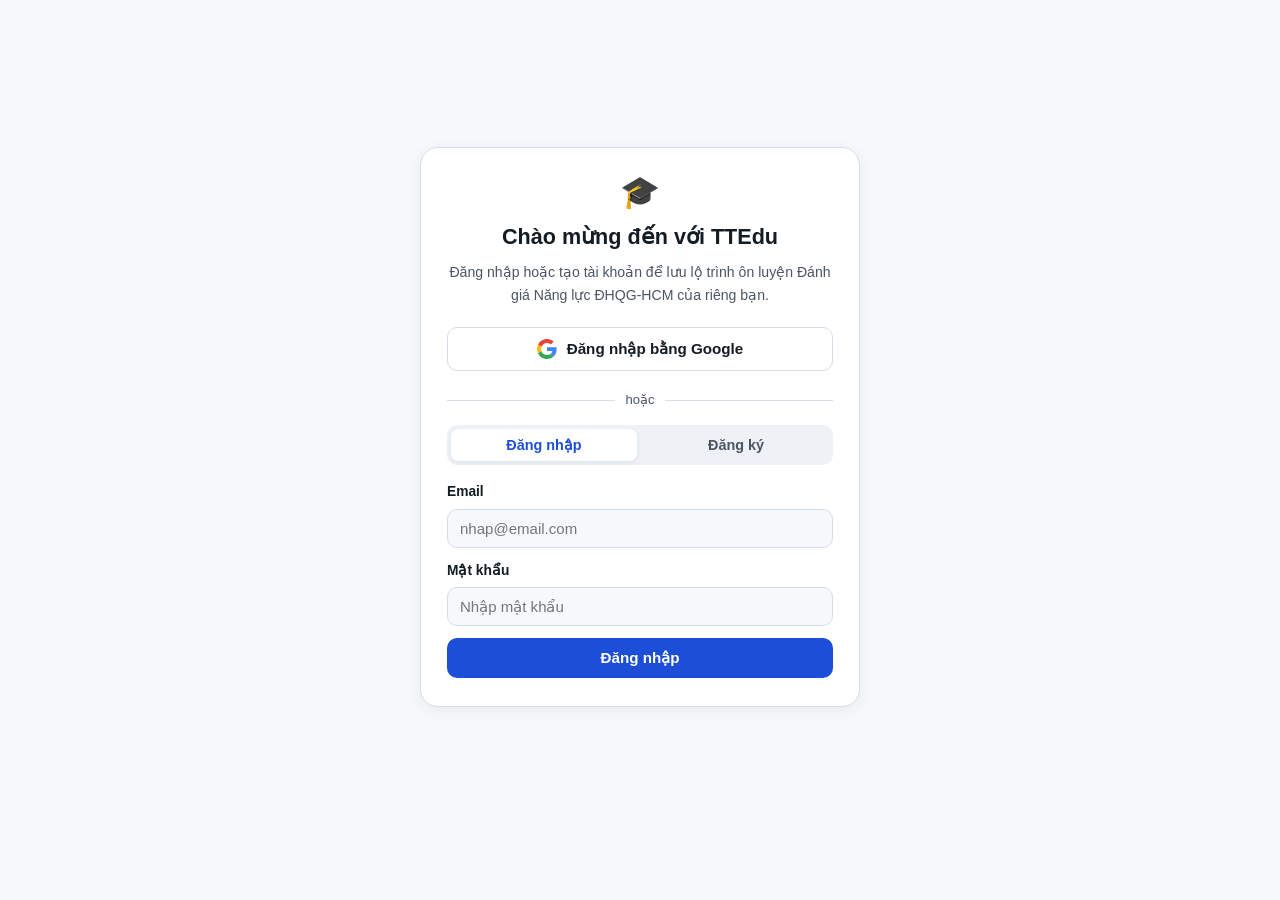
<file: index.html>
<!DOCTYPE html>
<html lang="vi" data-theme="light" data-font-scale="1" data-spacing="normal">
<head>
  <meta charset="UTF-8" />
  <meta name="viewport" content="width=device-width, initial-scale=1.0" />
  <title>TTEdu — Ôn luyện Đánh giá Năng lực ĐHQG-HCM</title>
  <link rel="stylesheet" href="styles.css?v=44" />
</head>
<body>
  <a href="#main-content" class="skip-link">Chuyển đến nội dung chính</a>

  <!-- Thanh công cụ Trợ năng (Accessibility Bar) -->
  <div id="a11y-bar" class="a11y-bar hidden" role="region" aria-label="Công cụ hỗ trợ tiếp cận">
    <div class="a11y-inner">
      <div class="a11y-group">
        <button type="button" class="a11y-btn mobile-menu-btn" id="mobile-menu-toggle" aria-label="Mở menu điều hướng" aria-expanded="false">
          ☰ Menu
        </button>
        <span class="a11y-label">Trợ năng:</span>
        <div class="btn-group font-stepper" role="group" aria-label="Điều chỉnh cỡ chữ">
          <button type="button" class="a11y-btn" id="font-dec" aria-label="Giảm cỡ chữ" title="Giảm cỡ chữ">−</button>
          <button type="button" class="a11y-btn font-percent-btn" id="font-reset" aria-label="Đặt lại cỡ chữ 100%" title="Bấm để đặt lại 100%">100%</button>
          <button type="button" class="a11y-btn" id="font-inc" aria-label="Tăng cỡ chữ" title="Tăng cỡ chữ">+</button>
        </div>
        <div class="btn-group" role="group" aria-label="Chế độ màu sắc">
          <button type="button" class="a11y-btn active" data-theme-btn="light" aria-pressed="true">Sáng</button>
          <button type="button" class="a11y-btn" data-theme-btn="dark" aria-pressed="false">Tối</button>
          <button type="button" class="a11y-btn" data-theme-btn="contrast" aria-pressed="false">Tương phản cao</button>
        </div>
        <button type="button" class="a11y-btn" id="toggle-spacing" aria-pressed="false" title="Tăng giãn dòng giúp dễ đọc hơn">
          Giãn dòng
        </button>
      </div>
      <div class="topbar-right">
        <div class="a11y-status" id="a11y-live" aria-live="polite"></div>

        <!-- Nút Avatar tròn góc phải kiểu Facebook + Dropdown -->
        <div class="fb-user-menu" id="fb-user-menu">
          <button type="button" class="fb-avatar-trigger" id="fb-avatar-trigger" aria-haspopup="true" aria-expanded="false" title="Tài khoản của bạn">
            <div class="user-avatar fb-avatar-circle" id="user-avatar" aria-hidden="true">U</div>
            <span class="fb-avatar-caret" aria-hidden="true">⌄</span>
          </button>

          <div class="fb-dropdown hidden" id="fb-dropdown" role="menu">
            <!-- Thẻ hồ sơ nổi bên trong -->
            <div class="fb-profile-card">
              <div class="fb-profile-row" id="sidebar-user-box" role="menuitem" tabindex="0">
                <div class="user-avatar fb-drop-avatar" id="fb-drop-avatar" aria-hidden="true">U</div>
                <div class="fb-profile-meta">
                  <strong id="user-display-name">Người học</strong>
                  <span class="muted small" id="user-display-email">email@example.com</span>
                </div>
              </div>
              <button type="button" class="fb-see-profile-btn" id="btn-drop-open-profile">
                Hồ sơ học tập
              </button>
            </div>

            <!-- Các mục tài khoản gọn gàng (không trùng lặp menu trái) -->
            <div class="fb-menu-list">
              <button type="button" class="fb-menu-item fb-menu-logout" id="btn-logout" role="menuitem">
                <span class="fb-item-label">Đăng xuất</span>
              </button>
            </div>

            <div class="fb-dropdown-footer">
              TTEdu • ĐHQG-HCM • Chuẩn WCAG
            </div>
          </div>
        </div>
      </div>
    </div>
  </div>

  <!-- Màn hình Đăng nhập / Đăng ký (Bắt buộc trước khi dùng các tính năng) -->
  <section id="auth-gate" class="auth-gate" aria-labelledby="auth-heading">
    <div class="auth-card">
      <div class="auth-header">
        <span class="brand-icon" aria-hidden="true">🎓</span>
        <h2 id="auth-heading">Chào mừng đến với TTEdu</h2>
        <p class="muted small">Đăng nhập hoặc tạo tài khoản để lưu lộ trình ôn luyện Đánh giá Năng lực ĐHQG-HCM của riêng bạn.</p>
      </div>

      <!-- Nút đăng nhập / tạo tài khoản bằng Google (OAuth thật) -->
      <button type="button" class="btn-google" id="btn-google-open">
        <svg width="20" height="20" viewBox="0 0 48 48" aria-hidden="true">
          <path fill="#EA4335" d="M24 9.5c3.54 0 6.71 1.22 9.21 3.6l6.85-6.85C35.9 2.38 30.47 0 24 0 14.62 0 6.51 5.38 2.56 13.22l7.98 6.19C12.43 13.72 17.74 9.5 24 9.5z"/>
          <path fill="#4285F4" d="M46.98 24.55c0-1.57-.15-3.09-.38-4.55H24v9.02h12.94c-.58 2.96-2.26 5.48-4.78 7.18l7.73 6c4.51-4.18 7.09-10.36 7.09-17.65z"/>
          <path fill="#FBBC05" d="M10.53 28.59c-.48-1.45-.76-2.99-.76-4.59s.27-3.14.76-4.59l-7.98-6.19C.92 16.46 0 20.12 0 24c0 3.88.92 7.54 2.56 10.78l7.97-6.19z"/>
          <path fill="#34A853" d="M24 48c6.48 0 11.93-2.13 15.89-5.81l-7.73-6c-2.15 1.45-4.92 2.3-8.16 2.3-6.26 0-11.57-4.22-13.47-9.91l-7.98 6.19C6.51 42.62 14.62 48 24 48z"/>
        </svg>
        <span>Đăng nhập bằng Google</span>
      </button>

      <div class="auth-divider"><span>hoặc</span></div>

      <!-- Tabs Đăng nhập / Đăng ký -->
      <div class="auth-tabs" role="tablist">
        <button type="button" class="auth-tab active" id="tab-login" role="tab" aria-selected="true">Đăng nhập</button>
        <button type="button" class="auth-tab" id="tab-register" role="tab" aria-selected="false">Đăng ký</button>
      </div>

      <div id="auth-error" class="auth-error hidden" role="alert"></div>

      <!-- Form Đăng nhập -->
      <form id="login-form" class="auth-form" novalidate>
        <div class="auth-field">
          <label for="login-email">Email</label>
          <input type="text" id="login-email" placeholder="nhap@email.com" required />
        </div>
        <div class="auth-field">
          <label for="login-password">Mật khẩu</label>
          <input type="password" id="login-password" placeholder="Nhập mật khẩu" required />
        </div>
        <button type="submit" class="btn btn-primary full-width">Đăng nhập</button>
      </form>

      <!-- Form Đăng ký -->
      <form id="register-form" class="auth-form hidden" novalidate>
        <div class="auth-field">
          <label for="reg-name">Họ tên</label>
          <input type="text" id="reg-name" placeholder="Ví dụ: Trần Văn An" required />
        </div>
        <div class="auth-field">
          <label for="reg-email">Email</label>
          <input type="email" id="reg-email" placeholder="nhap@email.com" required />
        </div>
        <div class="auth-field">
          <label for="reg-password">Mật khẩu (tối thiểu 6 ký tự)</label>
          <input type="password" id="reg-password" placeholder="Tạo mật khẩu" required />
        </div>
        <button type="submit" class="btn btn-primary full-width">Tạo tài khoản</button>
      </form>
    </div>
  </section>

  <!-- Khung chính: Thanh Menu Góc Trái + Nội dung chính -->
  <div class="app-shell hidden" id="app-shell">
    <!-- THANH MENU GÓC TRÁI GỌN GÀNG -->
    <aside class="sidebar" id="sidebar" aria-label="Menu điều hướng chính">
      <div class="sidebar-brand">
        <span class="brand-icon" aria-hidden="true">🎓</span>
        <div>
          <h1 class="brand-title">TTEdu</h1>
          <p class="brand-subtitle">ĐGNL ĐHQG-HCM</p>
        </div>
      </div>

      <!-- Trình độ hiện tại dạng gọn -->
      <div class="sidebar-level-compact">
        <strong id="header-level-badge" class="level-badge level-beginner">Cơ bản (600–750đ)</strong>
        <button type="button" class="link-btn" id="btn-sidebar-change-level">Đổi trình độ</button>
      </div>

      <nav class="sidebar-nav" aria-label="Danh mục chức năng">
        <button type="button" class="sidebar-btn active" data-view="generator">
          <span>Lý thuyết</span>
        </button>
        <button type="button" class="sidebar-btn" data-view="practice">
          <span>Luyện tập</span>
        </button>
        <button type="button" class="sidebar-btn" data-view="mock">
          <span>Thi thử</span>
        </button>
        <button type="button" class="sidebar-btn" data-view="diagnostic">
          <span>Đánh giá</span>
        </button>
        <button type="button" class="sidebar-btn" data-view="sources">
          <span>Nguồn uy tín</span>
        </button>
        <button type="button" class="sidebar-btn sidebar-admin-btn hidden" id="nav-admin-btn" data-view="admin">
          <span>Quản trị</span>
        </button>
      </nav>
    </aside>

    <!-- NỘI DUNG CHÍNH -->
    <main id="main-content" class="main-content">
      <!-- =====================================================
           VIEW 1: TẠO BÀI GIẢNG
           ===================================================== -->
      <section id="view-generator" class="view-section active" aria-labelledby="gen-heading">
        <div class="hero-card">
          <div>
            <h2 id="gen-heading">Lý thuyết ĐGNL ĐHQG-HCM (V-ACT)</h2>
            <p class="muted">
              Hệ thống lý thuyết đầy đủ, chi tiết cho cả 4 phần thi V-ACT, tự động điều chỉnh độ sâu theo trình độ của bạn.
            </p>
          </div>
          <button type="button" class="btn btn-secondary" id="btn-open-diagnostic">
            Đánh giá trình độ
          </button>
        </div>

        <!-- 4 phần tương ứng với 4 phần trong ĐGNL V-ACT -->
        <div class="theory-tabs" role="tablist" aria-label="4 phần lý thuyết ĐGNL V-ACT">
          <button type="button" class="theory-tab active" data-theory-subj="lang-vi" role="tab" aria-selected="true">
            <strong>Phần 1.1: Tiếng Việt</strong>
            <span>30 câu • Ngữ pháp, Tu từ, Đọc hiểu</span>
          </button>
          <button type="button" class="theory-tab" data-theory-subj="lang-en" role="tab" aria-selected="false">
            <strong>Phần 1.2: Tiếng Anh</strong>
            <span>30 câu • Ngữ pháp, Lỗi sai, Paraphrase</span>
          </button>
          <button type="button" class="theory-tab" data-theory-subj="math" role="tab" aria-selected="false">
            <strong>Phần 2: Toán học</strong>
            <span>30 câu • Giải tích, Xác suất, Oxyz</span>
          </button>
          <button type="button" class="theory-tab" data-theory-subj="science" role="tab" aria-selected="false">
            <strong>Phần 3: Tư duy Khoa học</strong>
            <span>30 câu • Logic, Số liệu, Khoa học</span>
          </button>
        </div>

        <!-- Bảng điều khiển tạo bài giảng -->
        <form id="generator-form" class="control-panel" aria-label="Tùy chỉnh bài giảng ĐGNL">
          <div class="form-grid">
            <div class="form-field">
              <label for="subject-select">Phân môn</label>
              <select id="subject-select" name="subject"></select>
            </div>

            <div class="form-field">
              <label for="level-select">Trình độ</label>
              <select id="level-select" name="level">
                <option value="beginner">Cơ bản (600–750đ)</option>
                <option value="intermediate">Trung cấp (750–900đ)</option>
                <option value="advanced">Nâng cao (900–1100+đ)</option>
              </select>
            </div>

            <div class="form-field">
              <label for="goal-select">Trọng tâm</label>
              <select id="goal-select" name="goal">
                <option value="concept">Lý thuyết trọng tâm</option>
                <option value="practice">Luyện tập</option>
                <option value="exam">Chiến thuật phòng thi</option>
              </select>
            </div>
          </div>

          <div class="form-actions">
            <div class="source-filter-info">
              <span class="verified-dot" aria-hidden="true">✔</span>
              <span>Nguồn học thuật đã qua kiểm duyệt.</span>
            </div>
            <button type="submit" class="btn btn-primary" id="btn-generate">
              Cập nhật lý thuyết
            </button>
          </div>
        </form>

        <!-- Nội dung bài giảng -->
        <article class="card lecture-card" aria-labelledby="lecture-title">
          <div class="card-header">
            <div>
              <span class="tag" id="lecture-subject-tag">Chủ đề</span>
              <span class="level-badge" id="lecture-level-tag">Cơ bản</span>
              <span class="tag tag-goal" id="lecture-goal-tag">Lý thuyết trọng tâm</span>
            </div>
            <div class="lecture-meta" id="lecture-read-time">5 phút đọc</div>
          </div>

          <h2 id="lecture-title" class="lecture-title"></h2>
          <p id="lecture-summary" class="lecture-lead"></p>

          <div class="objectives-box">
            <h3>Mục tiêu bài học</h3>
            <ul id="lecture-objectives"></ul>
          </div>

          <div id="lecture-body" class="lecture-body"></div>

          <div class="callout-box">
            <h3>Ví dụ minh họa</h3>
            <p id="lecture-example"></p>
          </div>

          <div class="takeaway-box">
            <h3>Tóm tắt cốt lõi</h3>
            <p id="lecture-takeaway"></p>
          </div>

          <div class="sources-cited">
            <h3>Nguồn kiểm duyệt</h3>
            <div id="lecture-sources-list" class="source-chips"></div>
          </div>

          <div class="lecture-next-cta">
            <button type="button" class="btn btn-secondary" id="btn-mark-studied">
              Đánh dấu đã học
            </button>
            <button type="button" class="btn btn-primary" id="btn-go-practice">
              Sang phần Luyện tập →
            </button>
          </div>
        </article>
      </section>

      <!-- =====================================================
           VIEW 2: LUYỆN TẬP & LỜI GIẢI CHI TIẾT
           ===================================================== -->
      <section id="view-practice" class="view-section hidden" aria-labelledby="practice-heading">
        <div class="hero-card">
          <div>
            <h2 id="practice-heading">Luyện tập</h2>
            <p class="muted">
              Bài tập kèm lời giải từng bước và gợi ý điều chỉnh trình độ sau khi chấm điểm.
            </p>
          </div>
          <span class="score-pill" id="quiz-progress">0 / 3 câu</span>
        </div>

        <div class="control-panel">
          <div class="form-grid">
            <div class="form-field">
              <label for="practice-subject-select">Phân môn</label>
              <select id="practice-subject-select"></select>
            </div>
            <div class="form-field">
              <label for="practice-level-select">Trình độ</label>
              <select id="practice-level-select">
                <option value="beginner">Cơ bản (600–750đ)</option>
                <option value="intermediate">Trung cấp (750–900đ)</option>
                <option value="advanced">Nâng cao (900–1100+đ)</option>
              </select>
            </div>
          </div>
        </div>

        <div class="card">
          <div id="quiz-container" class="quiz-list"></div>

          <div class="quiz-actions">
            <button type="button" class="btn btn-primary" id="btn-submit-quiz">
              Chấm điểm
            </button>
            <button type="button" class="btn btn-secondary hidden" id="btn-retry-quiz">
              Làm lại
            </button>
          </div>

          <div id="adaptive-feedback" class="adaptive-feedback hidden" role="status" aria-live="polite"></div>
        </div>
      </section>

      <!-- =====================================================
           VIEW 2B: THI THỬ ĐGNL ĐHQG-HCM 2026 (BẤM GIỜ)
           ===================================================== -->
      <section id="view-mock" class="view-section hidden" aria-labelledby="mock-heading">
        <div class="hero-card" id="mock-intro-card">
          <div>
            <h2 id="mock-heading">Thi thử ĐGNL ĐHQG-HCM</h2>
            <p class="muted">
              Mô phỏng phòng thi chuẩn ĐHQG-HCM: đủ <strong>120 câu trắc nghiệm</strong> trong <strong>150 phút</strong> (30 Tiếng Việt, 30 Tiếng Anh, 30 Toán học, 30 Tư duy Khoa học) kèm chấm điểm thang 1.200 và lời giải chi tiết.
            </p>
          </div>
          <button type="button" class="btn btn-primary" id="btn-start-mock">
            Bắt đầu thi thử (150 phút)
          </button>
        </div>

        <!-- Thanh trạng thái phòng thi (chỉ hiện khi đang làm bài) -->
        <div class="mock-sticky-bar hidden" id="mock-sticky-bar">
          <div class="mock-timer-wrap">
            <span>Thời gian còn lại:</span>
            <strong id="mock-timer" class="mock-timer">150:00</strong>
          </div>
          <div class="mock-status-right">
            <span class="score-pill" id="mock-answered-count">Đã làm: 0 / 120</span>
            <button type="button" class="btn btn-primary btn-sm" id="btn-submit-mock">Nộp bài</button>
            <button type="button" class="btn btn-secondary btn-sm hidden" id="btn-restart-mock">Thi lại</button>
          </div>
        </div>

        <!-- Kết quả thi thử (quy đổi thang 1.200 điểm) -->
        <div id="mock-result-box" class="result-hero hidden" role="status" aria-live="polite"></div>

        <!-- Nội dung đề thi thử -->
        <div id="mock-exam-body" class="diag-sections-wrap hidden"></div>
      </section>

      <!-- =====================================================
           VIEW 3: ĐÁNH GIÁ TRÌNH ĐỘ (TỰ CHỌN HOẶC TEST 20 CÂU)
           ===================================================== -->
      <section id="view-diagnostic" class="view-section hidden" aria-labelledby="diag-heading">
        <div class="hero-card">
          <div>
            <h2 id="diag-heading">Đánh giá trình độ</h2>
            <p class="muted">
              Tự chọn trình độ hoặc làm bài kiểm tra 20 câu (Tiếng Việt, Tiếng Anh, Toán, Tư duy Logic) để hệ thống xác định giúp bạn.
            </p>
          </div>
        </div>

        <!-- Chọn 1 trong 2 phương thức -->
        <div class="mode-cards" role="tablist" aria-label="Chọn cách xác định trình độ">
          <button type="button" class="mode-card active" id="mode-btn-self" role="tab" aria-selected="true">
            <div>
              <strong>Cách 1: Tự chọn trình độ</strong>
              <p>Chọn nhanh Cơ bản, Trung cấp hoặc Nâng cao.</p>
            </div>
          </button>

          <button type="button" class="mode-card" id="mode-btn-test" role="tab" aria-selected="false">
            <div>
              <strong>Cách 2: Bài kiểm tra 20 câu</strong>
              <p>Gồm 4 phần (mỗi phần 5 câu) để đo chính xác năng lực hiện tại.</p>
            </div>
          </button>
        </div>

        <!-- PANEL A: TỰ CHỌN TRÌNH ĐỘ -->
        <div id="panel-self-select" class="card">
          <h3>Chọn trình độ của bạn</h3>
          <p class="muted small" style="margin-bottom:16px;">Bài giảng và bài tập sẽ tự động cập nhật theo lựa chọn này.</p>

          <div class="level-cards" role="radiogroup" aria-label="Tự chọn trình độ">
            <button type="button" class="level-card active" data-level-card="beginner" role="radio" aria-checked="true">
              <div class="level-card-top">
                <strong>Cơ bản</strong>
                <span class="level-badge level-beginner">600–750đ</span>
              </div>
              <p>Nắm chắc kiến thức nền và lời giải từng bước.</p>
            </button>

            <button type="button" class="level-card" data-level-card="intermediate" role="radio" aria-checked="false">
              <div class="level-card-top">
                <strong>Trung cấp</strong>
                <span class="level-badge level-intermediate">750–900đ</span>
              </div>
              <p>Luyện chuẩn cấu trúc đề và tăng tốc độ xử lý.</p>
            </button>

            <button type="button" class="level-card" data-level-card="advanced" role="radio" aria-checked="false">
              <div class="level-card-top">
                <strong>Nâng cao</strong>
                <span class="level-badge level-advanced">900–1100+đ</span>
              </div>
              <p>Câu phân loại vận dụng cao và chiến thuật chống bẫy.</p>
            </button>
          </div>

          <div id="self-select-confirm" class="adaptive-feedback" style="margin-top:20px;">
            <h3>Trình độ hiện tại: <span id="self-selected-label">Cơ bản (600–750đ)</span></h3>
            <p>Bài giảng và bài tập đã được đồng bộ theo trình độ này.</p>
            <button type="button" class="btn btn-primary" id="btn-self-go-study">Vào học ngay →</button>
          </div>
        </div>

        <!-- PANEL B: BÀI KIỂM TRA 20 CÂU (4 PHẦN x 5 CÂU) -->
        <div id="panel-guided-test" class="card hidden">
          <div class="card-header">
            <div>
              <h3 style="margin:0;">Bài kiểm tra đánh giá (20 câu)</h3>
              <p class="muted small">Tiếng Việt (5), Tiếng Anh (5), Toán học (5), Tư duy Logic (5).</p>
            </div>
            <span class="score-pill" id="diag-progress">Đã làm: 0 / 20 câu</span>
          </div>

          <!-- Kết quả & Trình độ hiện nổi bật sau khi nộp -->
          <div id="diag-result" class="result-hero hidden" role="status" aria-live="polite"></div>

          <form id="diagnostic-form" class="diag-sections-wrap"></form>

          <div class="diag-actions">
            <button type="button" class="btn btn-primary" id="btn-submit-diag">
              Nộp bài &amp; Xem kết quả
            </button>
            <button type="button" class="btn btn-secondary hidden" id="btn-retry-diag">
              Làm lại bài kiểm tra
            </button>
          </div>
        </div>
      </section>

      <!-- =====================================================
           VIEW 4: KHO NGUỒN UY TÍN ĐƯỢC KIỂM DUYỆT
           ===================================================== -->
      <section id="view-sources" class="view-section hidden" aria-labelledby="sources-heading">
        <div class="card">
          <h2 id="sources-heading">Nguồn học thuật kiểm duyệt</h2>
          <p class="muted">
            Bài giảng và bài tập được tổng hợp, đối chiếu từ các tổ chức giáo dục và tài liệu chuẩn dưới đây.
          </p>
          <div id="all-sources-grid" class="sources-grid"></div>
        </div>
      </section>

      <!-- =====================================================
           VIEW 5: HỒ SƠ NGƯỜI HỌC (AVATAR, TÊN, GMAIL, NỘI DUNG ĐÃ HỌC)
           ===================================================== -->
      <section id="view-profile" class="view-section hidden" aria-labelledby="profile-heading">
        <!-- Thẻ thông tin cá nhân -->
        <div class="card profile-hero">
          <div class="profile-identity">
            <div class="profile-avatar-wrap">
              <div class="profile-avatar-lg" id="profile-avatar-lg" aria-hidden="true">U</div>
              <label class="avatar-upload-btn" for="avatar-file-input" title="Đổi ảnh đại diện">
                📷 Đổi ảnh
              </label>
              <input type="file" id="avatar-file-input" accept="image/*" class="hidden" />
            </div>

            <div class="profile-info">
              <div class="profile-name-row">
                <h2 id="profile-heading">Người học</h2>
                <span class="verified-badge" id="profile-provider-badge">✔ Tài khoản</span>
              </div>
              <p class="muted" id="profile-email-text">email@gmail.com</p>
              <div class="profile-badges-row">
                <span class="level-badge level-beginner" id="profile-level-badge">Cơ bản (600–750đ)</span>
                <span class="tag tag-goal" id="profile-target-badge">🎯 Mục tiêu: 900đ</span>
              </div>
            </div>
          </div>

          <div class="profile-edit-box">
            <div class="profile-edit-grid">
              <div class="auth-field">
                <label for="profile-edit-name">Tên hiển thị</label>
                <input type="text" id="profile-edit-name" placeholder="Nhập tên của bạn" />
              </div>
              <div class="auth-field">
                <label for="profile-edit-target">Mục tiêu điểm ĐGNL</label>
                <select id="profile-edit-target" class="profile-select">
                  <option value="750">750+ điểm (An toàn)</option>
                  <option value="850">850+ điểm (Khá giỏi)</option>
                  <option value="950">950+ điểm (Top đầu)</option>
                  <option value="1050">1050+ điểm (Xuất sắc)</option>
                </select>
              </div>
            </div>
            <button type="button" class="btn btn-primary btn-sm" id="btn-save-profile">💾 Lưu thông tin hồ sơ</button>
          </div>
        </div>

        <!-- 4 Thẻ thống kê nhanh -->
        <div class="stats-grid">
          <div class="stat-card">
            <span class="stat-label">📚 Bài giảng đã học</span>
            <strong class="stat-value" id="stat-lessons-count">0</strong>
          </div>
          <div class="stat-card">
            <span class="stat-label">📝 Bài tập đã hoàn thành</span>
            <strong class="stat-value" id="stat-quizzes-count">0</strong>
          </div>
          <div class="stat-card">
            <span class="stat-label">🎯 Điểm TB luyện tập</span>
            <strong class="stat-value" id="stat-avg-score">--%</strong>
          </div>
          <div class="stat-card">
            <span class="stat-label">🧭 Đánh giá 20 câu gần nhất</span>
            <strong class="stat-value" id="stat-diag-score">Chưa làm</strong>
          </div>
        </div>

        <!-- Tiến độ theo 4 phân môn -->
        <div class="card" style="margin-bottom:20px;">
          <h3 style="margin:0 0 14px 0;">📊 Tiến độ ôn luyện theo 4 phân môn ĐGNL</h3>
          <div id="profile-subject-progress" class="subject-progress-list"></div>
        </div>

        <!-- Danh sách nội dung đã học & lịch sử bài tập -->
        <div class="profile-history-grid">
          <div class="card">
            <h3 style="margin:0 0 12px 0;">📖 Nội dung bài giảng đã học</h3>
            <div id="profile-studied-list" class="history-list"></div>
          </div>

          <div class="card">
            <h3 style="margin:0 0 12px 0;">🏆 Lịch sử luyện tập gần đây</h3>
            <div id="profile-quiz-history" class="history-list"></div>
          </div>
        </div>
      </section>
      <!-- =====================================================
           VIEW 6: TRANG QUẢN TRỊ (CHỈ DÀNH CHO ADMIN)
           ===================================================== -->
      <section id="view-admin" class="view-section hidden" aria-labelledby="admin-heading">
        <div class="hero-card">
          <div>
            <h2 id="admin-heading">⚙️ Bảng điều khiển Quản trị viên (Admin)</h2>
            <p class="muted">
              Phân quyền cộng tác viên chỉnh sửa web, cập nhật nội dung bài giảng và bổ sung câu hỏi bài tập có lời giải chi tiết.
            </p>
          </div>
          <span class="level-badge level-advanced">👑 Quyền Admin</span>
        </div>

        <!-- 1. Quản lý Phân quyền Admin -->
        <div class="card" style="margin-bottom:20px;">
          <h3 style="margin:0 0 8px 0;">👥 Quản lý Phân quyền (Admin / Người học)</h3>
          <p class="muted small" style="margin-bottom:14px;">
            Thêm địa chỉ Gmail / Email của người khác để cấp quyền Admin cho phép họ chỉnh sửa bài giảng và thêm bài tập.
          </p>
          <form id="admin-add-role-form" class="admin-inline-form">
            <input type="email" id="admin-new-email" placeholder="Nhập Email / Gmail cần cấp quyền Admin..." required />
            <button type="submit" class="btn btn-primary">➕ Cấp quyền Admin</button>
          </form>
          <div id="admin-role-list" class="history-list" style="margin-top:14px;"></div>
        </div>

        <!-- 2. Chỉnh sửa Nội dung Bài giảng -->
        <div class="card" style="margin-bottom:20px;">
          <h3 style="margin:0 0 8px 0;">✏️ Chỉnh sửa Nội dung Bài giảng</h3>
          <p class="muted small" style="margin-bottom:14px;">
            Chọn phân môn và trình độ muốn sửa, chỉnh nội dung rồi bấm Lưu để cập nhật ngay cho người học.
          </p>
          <div class="form-grid">
            <div class="form-field">
              <label for="admin-edit-subject">Phân môn</label>
              <select id="admin-edit-subject"></select>
            </div>
            <div class="form-field">
              <label for="admin-edit-level">Trình độ</label>
              <select id="admin-edit-level">
                <option value="beginner">🌱 Cơ bản (600–750đ)</option>
                <option value="intermediate">📘 Trung cấp (750–900đ)</option>
                <option value="advanced">🔬 Nâng cao (900–1100+đ)</option>
              </select>
            </div>
          </div>

          <form id="admin-edit-lesson-form" class="auth-form">
            <div class="auth-field">
              <label for="admin-lesson-title">Tiêu đề bài giảng</label>
              <input type="text" id="admin-lesson-title" required />
            </div>
            <div class="auth-field">
              <label for="admin-lesson-summary">Tóm tắt mở đầu</label>
              <textarea id="admin-lesson-summary" rows="2" class="admin-textarea" required></textarea>
            </div>
            <div class="auth-field">
              <label for="admin-lesson-example">Ví dụ minh họa thực tế</label>
              <textarea id="admin-lesson-example" rows="2" class="admin-textarea" required></textarea>
            </div>
            <div class="auth-field">
              <label for="admin-lesson-takeaway">Tóm tắt cốt lõi</label>
              <textarea id="admin-lesson-takeaway" rows="2" class="admin-textarea" required></textarea>
            </div>
            <div style="display:flex; gap:10px; flex-wrap:wrap;">
              <button type="submit" class="btn btn-primary">💾 Lưu thay đổi bài giảng</button>
              <button type="button" class="btn btn-secondary" id="btn-admin-reset-lesson">↩️ Khôi phục mặc định</button>
            </div>
          </form>
        </div>

        <!-- 3. Thêm Câu hỏi Bài tập mới -->
        <div class="card">
          <h3 style="margin:0 0 8px 0;">➕ Thêm Câu hỏi Bài tập mới (Có lời giải)</h3>
          <p class="muted small" style="margin-bottom:14px;">
            Câu hỏi mới sẽ được thêm thẳng vào phân môn &amp; trình độ đang chọn phía trên.
          </p>
          <form id="admin-add-quiz-form" class="auth-form">
            <div class="auth-field">
              <label for="admin-q-text">Nội dung câu hỏi</label>
              <textarea id="admin-q-text" rows="2" class="admin-textarea" placeholder="Nhập đề câu hỏi..." required></textarea>
            </div>
            <div class="form-grid">
              <div class="auth-field">
                <label for="admin-q-opt0">Đáp án A</label>
                <input type="text" id="admin-q-opt0" required />
              </div>
              <div class="auth-field">
                <label for="admin-q-opt1">Đáp án B</label>
                <input type="text" id="admin-q-opt1" required />
              </div>
              <div class="auth-field">
                <label for="admin-q-opt2">Đáp án C</label>
                <input type="text" id="admin-q-opt2" required />
              </div>
              <div class="auth-field">
                <label for="admin-q-opt3">Đáp án D</label>
                <input type="text" id="admin-q-opt3" required />
              </div>
            </div>
            <div class="form-grid">
              <div class="auth-field">
                <label for="admin-q-answer">Đáp án đúng</label>
                <select id="admin-q-answer" class="profile-select">
                  <option value="0">Đáp án A</option>
                  <option value="1">Đáp án B</option>
                  <option value="2">Đáp án C</option>
                  <option value="3">Đáp án D</option>
                </select>
              </div>
              <div class="auth-field">
                <label for="admin-q-tip">Mẹo làm bài nhanh ĐGNL</label>
                <input type="text" id="admin-q-tip" placeholder="Ví dụ: Chú ý từ khóa..." required />
              </div>
            </div>
            <div class="auth-field">
              <label for="admin-q-steps">Lời giải chi tiết (mỗi bước 1 dòng)</label>
              <textarea id="admin-q-steps" rows="3" class="admin-textarea" placeholder="Bước 1: ...&#10;Bước 2: ..." required></textarea>
            </div>
            <button type="submit" class="btn btn-primary">➕ Thêm câu hỏi vào kho đề</button>
          </form>
        </div>
      </section>
    </main>
  </div>

  <!-- Hộp thoại Onboarding cho người mới đăng nhập -->
  <div id="onboarding-modal" class="modal-backdrop hidden" role="dialog" aria-modal="true" aria-labelledby="onb-title">
    <div class="modal-card">
      <!-- Bước 1: Hỏi đã biết hay chưa biết về ĐGNL -->
      <div id="onb-step-ask">
        <h2 id="onb-title" style="margin:0 0 8px 0;">Bạn đã biết về kỳ thi ĐGNL ĐHQG-HCM chưa?</h2>
        <p class="muted" style="margin-bottom:20px;">
          Chọn lựa chọn phù hợp để TTEdu chuẩn bị trải nghiệm tốt nhất cho bạn.
        </p>
        <div class="onb-choice-grid">
          <button type="button" class="mode-card" id="btn-onb-know">
            <div>
              <strong>Tôi đã biết</strong>
              <p>Bỏ qua phần giới thiệu và vào học ngay.</p>
            </div>
          </button>
          <button type="button" class="mode-card" id="btn-onb-new">
            <div>
              <strong>Tôi chưa biết</strong>
              <p>Xem nhanh những điều cần thiết về cấu trúc và cách tính điểm ĐGNL.</p>
            </div>
          </button>
        </div>
      </div>

      <!-- Bước 2: Những điều đáng chú ý / cần thiết trong ĐGNL -->
      <div id="onb-step-guide" class="hidden">
        <h2 style="margin:0 0 6px 0;">Những điều cần biết về ĐGNL ĐHQG-HCM</h2>
        <p class="muted small" style="margin-bottom:16px;">Tóm tắt nhanh cấu trúc chính thức của Trung tâm Khảo thí ĐHQG-HCM.</p>

        <div class="onb-guide-list">
          <div class="onb-guide-item">
            <strong>1. Quy mô &amp; Thời gian</strong>
            <p>Gồm <strong>120 câu trắc nghiệm</strong> làm trong <strong>150 phút</strong> (trung bình ~1,25 phút/câu), tổng điểm tối đa <strong>1.200 điểm</strong>.</p>
          </div>
          <div class="onb-guide-item">
            <strong>2. Cấu trúc 3 phần thi</strong>
            <p><strong>Sử dụng ngôn ngữ</strong> (30 câu Tiếng Việt + 30 câu Tiếng Anh), <strong>Toán học</strong> (30 câu), và <strong>Tư duy khoa học</strong> (30 câu Logic, Phân tích số liệu &amp; Suy luận).</p>
          </div>
          <div class="onb-guide-item">
            <strong>3. Cách tính điểm (IRT)</strong>
            <p>Mỗi câu có trọng số điểm khác nhau tùy độ khó — làm đúng câu khó được cộng nhiều điểm hơn. <strong>Không trừ điểm câu sai</strong>, nên tuyệt đối không bỏ trống đáp án.</p>
          </div>
          <div class="onb-guide-item">
            <strong>4. Lưu ý ôn luyện hiệu quả</strong>
            <ul>
              <li><strong>Ưu tiên tư duy hơn học thuộc:</strong> Đề ĐGNL ĐHQG-HCM thường cung cấp sẵn dữ kiện, đoạn trích hoặc bảng biểu ngay trong đề. Trọng tâm là kỹ năng đọc nhanh, lọc thông tin chính xác và suy luận logic.</li>
              <li><strong>Quản lý thời gian chặt chẽ:</strong> Trung bình chỉ có 1,25 phút/câu. Hãy làm lướt các câu dễ và sở trường trước (Tiếng Việt, Tiếng Anh hoặc Toán cơ bản), đánh dấu câu dài/khó để quay lại sau, tránh sa lầy quá 2 phút vào một câu.</li>
              <li><strong>Rèn kỹ năng đọc biểu đồ &amp; bài đọc dài:</strong> Phần Phân tích số liệu và Đọc hiểu chiếm nhiều câu liên tiếp từ cùng một ngữ liệu. Đọc câu hỏi trước rồi dò từ khóa trong bảng/đoạn văn sẽ tiết kiệm rất nhiều thời gian.</li>
              <li><strong>Không bỏ trống bất kỳ câu nào:</strong> Vì đề không trừ điểm câu sai, ở 5 phút cuối hãy kiểm tra phiếu trả lời và tô kín toàn bộ các câu còn trống bằng phương pháp loại trừ.</li>
              <li><strong>Tận dụng cả 2 đợt thi:</strong> Kỳ thi tổ chức 2 đợt trong năm và bạn được phép dùng kết quả cao nhất để xét tuyển vào hơn 100 trường đại học, cao đẳng.</li>
            </ul>
          </div>
        </div>

        <div class="onb-actions">
          <button type="button" class="btn btn-primary" id="btn-onb-go-diag">Đánh giá trình độ ngay</button>
          <button type="button" class="btn btn-secondary" id="btn-onb-start">Vào xem bài giảng</button>
        </div>
      </div>
    </div>
  </div>

  <script src="https://accounts.google.com/gsi/client" async defer></script>
  <script src="data.js?v=45"></script>
  <script src="mock_exam.js?v=45"></script>
  <script src="kscl_bank.js?v=45"></script>
  <script src="app.js?v=45"></script>
</body>
</html>
</file>
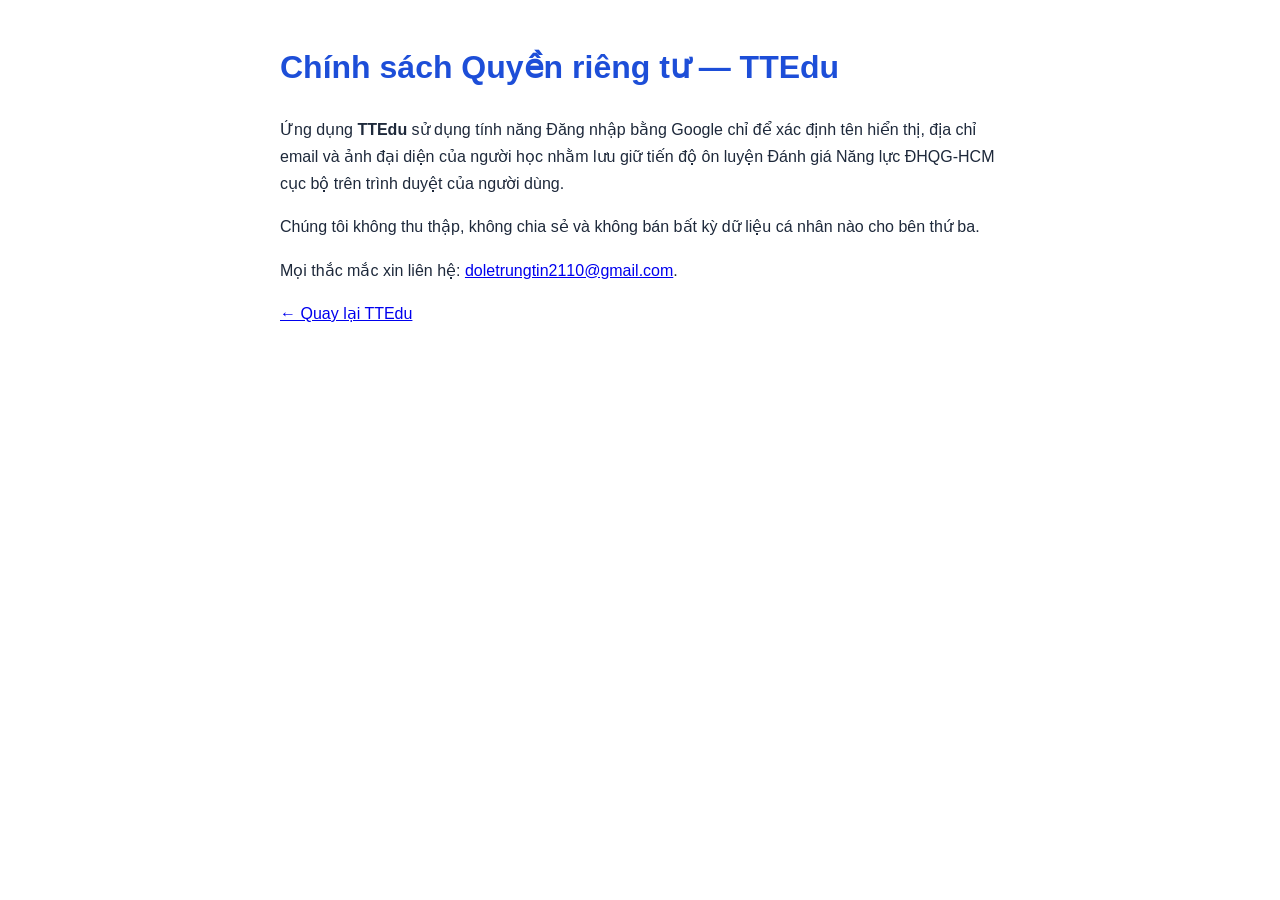
<file: privacy.html>
<!DOCTYPE html>
<html lang="vi">
<head>
  <meta charset="UTF-8" />
  <meta name="viewport" content="width=device-width, initial-scale=1.0" />
  <title>Chính sách Quyền riêng tư — TTEdu</title>
  <style>
    body { font-family: -apple-system, BlinkMacSystemFont, "Segoe UI", Roboto, sans-serif; max-width: 720px; margin: 40px auto; padding: 0 20px; line-height: 1.7; color: #1e293b; }
    h1 { color: #1d4ed8; }
  </style>
</head>
<body>
  <h1>Chính sách Quyền riêng tư — TTEdu</h1>
  <p>Ứng dụng <strong>TTEdu</strong> sử dụng tính năng Đăng nhập bằng Google chỉ để xác định tên hiển thị, địa chỉ email và ảnh đại diện của người học nhằm lưu giữ tiến độ ôn luyện Đánh giá Năng lực ĐHQG-HCM cục bộ trên trình duyệt của người dùng.</p>
  <p>Chúng tôi không thu thập, không chia sẻ và không bán bất kỳ dữ liệu cá nhân nào cho bên thứ ba.</p>
  <p>Mọi thắc mắc xin liên hệ: <a href="mailto:doletrungtin2110@gmail.com">doletrungtin2110@gmail.com</a>.</p>
  <p><a href="./">← Quay lại TTEdu</a></p>
</body>
</html>
</file>
<file: styles.css>
/* =========================================================
   TTEdu — Accessible & Adaptive Learning Stylesheet
   ========================================================= */

:root {
  --bg: #f6f8fb;
  --surface: #ffffff;
  --surface-alt: #eef2f7;
  --text: #141c24;
  --text-muted: #4b5563;
  --border: #d5dde7;
  --primary: #1d4ed8;
  --primary-hover: #1e40af;
  --primary-soft: #dbeafe;
  --accent: #0f766e;
  --accent-soft: #ccfbf1;
  --success: #15803d;
  --success-bg: #dcfce7;
  --warning: #b45309;
  --warning-bg: #fef3c7;
  --danger: #b91c1c;
  --danger-bg: #fee2e2;
  --focus-ring: #2563eb;
  --shadow: 0 4px 16px rgba(15, 23, 42, 0.06);
  --radius: 14px;
  --font-scale: 1;
  --line-height: 1.65;
  --letter-spacing: 0em;
}

/* Chế độ Tối (Dark Mode) */
html[data-theme="dark"] {
  --bg: #0f172a;
  --surface: #1e293b;
  --surface-alt: #273549;
  --text: #f1f5f9;
  --text-muted: #cbd5e1;
  --border: #334155;
  --primary: #60a5fa;
  --primary-hover: #93c5fd;
  --primary-soft: rgba(96, 165, 250, 0.16);
  --accent: #2dd4bf;
  --accent-soft: rgba(45, 212, 191, 0.14);
  --success: #4ade80;
  --success-bg: rgba(74, 222, 128, 0.15);
  --warning: #fbbf24;
  --warning-bg: rgba(251, 191, 36, 0.15);
  --danger: #f87171;
  --danger-bg: rgba(248, 113, 113, 0.16);
  --focus-ring: #93c5fd;
  --shadow: 0 6px 20px rgba(0, 0, 0, 0.35);
}

/* Chế độ Tương phản cao (High Contrast - WCAG AAA) */
html[data-theme="contrast"] {
  --bg: #000000;
  --surface: #0a0a0a;
  --surface-alt: #1a1a1a;
  --text: #ffffff;
  --text-muted: #e5e5e5;
  --border: #ffff00;
  --primary: #ffff00;
  --primary-hover: #ffd700;
  --primary-soft: #262600;
  --accent: #00ffff;
  --accent-soft: #002b2b;
  --success: #00ff66;
  --success-bg: #002910;
  --warning: #ffcc00;
  --warning-bg: #2e2400;
  --danger: #ff4d4d;
  --danger-bg: #330000;
  --focus-ring: #00ffff;
  --shadow: none;
}

html[data-spacing="wide"] {
  --line-height: 2.0;
  --letter-spacing: 0.03em;
}

* {
  box-sizing: border-box;
}

html {
  font-size: calc(16px * var(--font-scale));
  scroll-behavior: smooth;
}

body {
  margin: 0;
  font-family: -apple-system, BlinkMacSystemFont, "Segoe UI", Roboto, "Helvetica Neue", Arial, sans-serif;
  background-color: var(--bg);
  color: var(--text);
  line-height: var(--line-height);
  letter-spacing: var(--letter-spacing);
  transition: background-color 0.2s ease, color 0.2s ease;
}

/* Focus accessible */
:focus-visible {
  outline: 3px solid var(--focus-ring);
  outline-offset: 2px;
}

.skip-link {
  position: absolute;
  top: -100px;
  left: 16px;
  background: var(--primary);
  color: #fff;
  padding: 10px 16px;
  border-radius: 8px;
  z-index: 1000;
  text-decoration: none;
  font-weight: 600;
}
.skip-link:focus {
  top: 12px;
}

.container {
  width: 100%;
  max-width: 1220px;
  margin: 0 auto;
  padding: 0 20px;
}

/* Thanh công cụ Trợ năng */
.a11y-bar {
  background: var(--surface-alt);
  border-bottom: 1px solid var(--border);
  padding: 8px 0;
  font-size: 0.88rem;
}

.a11y-inner {
  display: flex;
  flex-wrap: wrap;
  align-items: center;
  justify-content: space-between;
  gap: 10px;
}

.a11y-group {
  display: flex;
  flex-wrap: wrap;
  align-items: center;
  gap: 8px;
}

.a11y-label {
  font-weight: 700;
  color: var(--text-muted);
  margin-right: 4px;
}

.btn-group {
  display: inline-flex;
  gap: 4px;
}

.a11y-btn {
  background: var(--surface);
  color: var(--text);
  border: 1px solid var(--border);
  border-radius: 8px;
  padding: 5px 10px;
  font-size: 0.85rem;
  font-weight: 600;
  cursor: pointer;
  transition: all 0.15s ease;
}

.a11y-btn:hover {
  border-color: var(--primary);
}

.a11y-btn.active,
.a11y-btn[aria-pressed="true"] {
  background: var(--primary);
  color: #ffffff;
  border-color: var(--primary);
}

html[data-theme="contrast"] .a11y-btn.active,
html[data-theme="contrast"] .a11y-btn[aria-pressed="true"],
html[data-theme="contrast"] .btn-primary {
  color: #000000;
}

.a11y-status {
  font-size: 0.82rem;
  color: var(--accent);
  font-weight: 600;
}

/* Header */
.site-header {
  background: var(--surface);
  border-bottom: 1px solid var(--border);
  position: sticky;
  top: 0;
  z-index: 50;
}

.header-inner {
  display: flex;
  flex-wrap: wrap;
  align-items: center;
  justify-content: space-between;
  gap: 16px;
  padding: 14px 20px;
}

.brand {
  display: flex;
  align-items: center;
  gap: 12px;
}

.brand-icon {
  font-size: 2rem;
  line-height: 1;
}

.brand-title {
  margin: 0;
  font-size: 1.35rem;
  font-weight: 800;
  letter-spacing: -0.02em;
}

.brand-subtitle {
  margin: 0;
  font-size: 0.82rem;
  color: var(--text-muted);
}

.main-nav {
  display: flex;
  flex-wrap: wrap;
  gap: 8px;
}

.nav-btn {
  background: transparent;
  color: var(--text);
  border: 1px solid transparent;
  padding: 8px 14px;
  border-radius: 10px;
  font-size: 0.92rem;
  font-weight: 600;
  cursor: pointer;
}

.nav-btn:hover {
  background: var(--surface-alt);
}

.nav-btn.active {
  background: var(--primary-soft);
  color: var(--primary);
  border-color: var(--primary);
}

.learner-pill {
  display: flex;
  align-items: center;
  gap: 8px;
  background: var(--surface-alt);
  padding: 6px 12px;
  border-radius: 999px;
  border: 1px solid var(--border);
  font-size: 0.88rem;
}

/* Badges */
.level-badge {
  display: inline-block;
  padding: 3px 10px;
  border-radius: 999px;
  font-size: 0.8rem;
  font-weight: 700;
}

.level-beginner {
  background: var(--success-bg);
  color: var(--success);
}

.level-intermediate {
  background: var(--primary-soft);
  color: var(--primary);
}

.level-advanced {
  background: var(--warning-bg);
  color: var(--warning);
}

.tag {
  display: inline-block;
  background: var(--surface-alt);
  color: var(--text);
  border: 1px solid var(--border);
  padding: 3px 10px;
  border-radius: 999px;
  font-size: 0.78rem;
  font-weight: 600;
  margin-right: 6px;
}

.tag-goal {
  background: var(--accent-soft);
  color: var(--accent);
  border-color: transparent;
}

/* Main Layout */
.main-layout {
  padding-top: 24px;
  padding-bottom: 48px;
}

.view-section.hidden {
  display: none;
}

.hero-card {
  display: flex;
  flex-wrap: wrap;
  align-items: center;
  justify-content: space-between;
  gap: 16px;
  background: var(--surface);
  border: 1px solid var(--border);
  border-radius: var(--radius);
  padding: 22px 24px;
  box-shadow: var(--shadow);
  margin-bottom: 20px;
}

.hero-card h2 {
  margin: 0 0 6px 0;
  font-size: 1.45rem;
}

.muted {
  color: var(--text-muted);
  margin: 0;
}

.small {
  font-size: 0.88rem;
}

/* Control Panel */
.control-panel {
  background: var(--surface);
  border: 1px solid var(--border);
  border-radius: var(--radius);
  padding: 20px 24px;
  box-shadow: var(--shadow);
  margin-bottom: 24px;
}

.form-grid {
  display: grid;
  grid-template-columns: repeat(auto-fit, minmax(240px, 1fr));
  gap: 16px;
  margin-bottom: 16px;
}

.form-field label {
  display: block;
  font-weight: 700;
  font-size: 0.9rem;
  margin-bottom: 6px;
}

.form-field select {
  width: 100%;
  padding: 10px 12px;
  border-radius: 10px;
  border: 1px solid var(--border);
  background: var(--bg);
  color: var(--text);
  font-size: 0.95rem;
  font-family: inherit;
}

.form-actions {
  display: flex;
  flex-wrap: wrap;
  align-items: center;
  justify-content: space-between;
  gap: 14px;
  padding-top: 12px;
  border-top: 1px solid var(--border);
}

.source-filter-info {
  display: flex;
  align-items: center;
  gap: 8px;
  font-size: 0.86rem;
  color: var(--text-muted);
}

.verified-dot {
  display: inline-flex;
  align-items: center;
  justify-content: center;
  width: 20px;
  height: 20px;
  border-radius: 50%;
  background: var(--success-bg);
  color: var(--success);
  font-weight: 800;
  font-size: 0.75rem;
  flex-shrink: 0;
}

/* Buttons */
.btn {
  display: inline-flex;
  align-items: center;
  justify-content: center;
  gap: 8px;
  padding: 10px 18px;
  border-radius: 10px;
  font-size: 0.95rem;
  font-weight: 700;
  cursor: pointer;
  border: 1px solid transparent;
  transition: transform 0.1s ease, background-color 0.15s ease;
}

.btn:active {
  transform: scale(0.98);
}

.btn-primary {
  background: var(--primary);
  color: #ffffff;
}

.btn-primary:hover {
  background: var(--primary-hover);
}

.btn-secondary {
  background: var(--surface-alt);
  color: var(--text);
  border-color: var(--border);
}

.btn-secondary:hover {
  border-color: var(--primary);
}

.full-width {
  width: 100%;
}

.hidden {
  display: none !important;
}

/* Workspace Grid */
.workspace-grid {
  display: grid;
  grid-template-columns: minmax(0, 1.55fr) minmax(320px, 1fr);
  gap: 24px;
  align-items: start;
}

@media (max-width: 960px) {
  .workspace-grid {
    grid-template-columns: 1fr;
  }
}

.card {
  background: var(--surface);
  border: 1px solid var(--border);
  border-radius: var(--radius);
  padding: 24px;
  box-shadow: var(--shadow);
}

.narrow-card {
  max-width: 760px;
  margin: 0 auto;
}

.card-header {
  display: flex;
  flex-wrap: wrap;
  align-items: center;
  justify-content: space-between;
  gap: 10px;
  margin-bottom: 14px;
}

.lecture-meta {
  font-size: 0.85rem;
  color: var(--text-muted);
  font-weight: 600;
}

.lecture-title {
  margin: 0 0 10px 0;
  font-size: 1.6rem;
  line-height: 1.3;
}

.lecture-lead {
  font-size: 1.04rem;
  color: var(--text-muted);
  margin: 0 0 20px 0;
}

.objectives-box,
.callout-box,
.takeaway-box {
  border-radius: 12px;
  padding: 16px 18px;
  margin-bottom: 20px;
  border: 1px solid var(--border);
}

.objectives-box {
  background: var(--surface-alt);
}

.callout-box {
  background: var(--primary-soft);
  border-color: var(--primary);
}

.takeaway-box {
  background: var(--accent-soft);
  border-color: var(--accent);
}

.objectives-box h3,
.callout-box h3,
.takeaway-box h3,
.sources-cited h3 {
  margin: 0 0 8px 0;
  font-size: 1rem;
}

.objectives-box ul {
  margin: 0;
  padding-left: 20px;
}

.lecture-body h3 {
  margin: 20px 0 8px 0;
  font-size: 1.15rem;
  color: var(--primary);
}

.lecture-body p {
  margin: 0 0 14px 0;
}

/* Sources Cited */
.sources-cited {
  margin-top: 24px;
  padding-top: 18px;
  border-top: 1px solid var(--border);
}

.source-chips {
  display: flex;
  flex-direction: column;
  gap: 10px;
}

.source-chip {
  display: flex;
  flex-wrap: wrap;
  align-items: center;
  justify-content: space-between;
  gap: 10px;
  background: var(--surface-alt);
  border: 1px solid var(--border);
  border-radius: 10px;
  padding: 10px 14px;
  font-size: 0.88rem;
}

.source-chip a {
  color: var(--primary);
  font-weight: 700;
  text-decoration: underline;
}

.verified-badge {
  display: inline-flex;
  align-items: center;
  gap: 5px;
  background: var(--success-bg);
  color: var(--success);
  padding: 3px 9px;
  border-radius: 999px;
  font-size: 0.76rem;
  font-weight: 700;
}

/* Quiz */
.score-pill {
  background: var(--surface-alt);
  border: 1px solid var(--border);
  padding: 4px 10px;
  border-radius: 999px;
  font-size: 0.82rem;
  font-weight: 700;
}

.quiz-list {
  display: flex;
  flex-direction: column;
  gap: 16px;
  margin: 18px 0;
}

.quiz-item {
  border: 1px solid var(--border);
  border-radius: 12px;
  padding: 14px 16px;
  background: var(--bg);
}

.quiz-question {
  font-weight: 700;
  margin: 0 0 10px 0;
  font-size: 0.96rem;
}

.quiz-options {
  display: flex;
  flex-direction: column;
  gap: 8px;
}

.quiz-option {
  display: flex;
  align-items: flex-start;
  gap: 10px;
  padding: 8px 10px;
  border-radius: 8px;
  border: 1px solid var(--border);
  background: var(--surface);
  cursor: pointer;
  font-size: 0.92rem;
}

.quiz-option:hover {
  border-color: var(--primary);
}

.quiz-option input {
  margin-top: 4px;
  accent-color: var(--primary);
}

.quiz-explanation {
  margin-top: 10px;
  padding: 10px 12px;
  border-radius: 8px;
  font-size: 0.86rem;
}

.quiz-explanation.correct {
  background: var(--success-bg);
  color: var(--success);
}

.quiz-explanation.incorrect {
  background: var(--danger-bg);
  color: var(--danger);
}

.quiz-actions {
  display: flex;
  flex-direction: column;
  gap: 10px;
}

/* Adaptive Feedback */
.adaptive-feedback {
  margin-top: 18px;
  padding: 16px;
  border-radius: 12px;
  border: 2px solid var(--primary);
  background: var(--primary-soft);
}

.adaptive-feedback h3 {
  margin: 0 0 6px 0;
  font-size: 1.05rem;
}

.adaptive-feedback p {
  margin: 0 0 12px 0;
  font-size: 0.92rem;
}

/* Diagnostic */
.diag-list {
  display: flex;
  flex-direction: column;
  gap: 16px;
  margin: 20px 0;
}

.diag-actions {
  display: flex;
  flex-wrap: wrap;
  gap: 12px;
}

/* All Sources Grid */
.sources-grid {
  display: grid;
  grid-template-columns: repeat(auto-fill, minmax(290px, 1fr));
  gap: 16px;
  margin-top: 20px;
}

.source-card {
  border: 1px solid var(--border);
  border-radius: 12px;
  padding: 16px;
  background: var(--bg);
  display: flex;
  flex-direction: column;
  justify-content: space-between;
  gap: 10px;
}

.source-card h3 {
  margin: 0 0 4px 0;
  font-size: 1.05rem;
}

.source-card p {
  margin: 0;
  font-size: 0.88rem;
  color: var(--text-muted);
}

.source-card-footer {
  display: flex;
  align-items: center;
  justify-content: space-between;
  gap: 8px;
  padding-top: 10px;
  border-top: 1px solid var(--border);
  font-size: 0.82rem;
}

/* Footer */
.site-footer {
  border-top: 1px solid var(--border);
  background: var(--surface);
  padding: 20px 0;
  margin-top: 32px;
}

.footer-inner {
  display: flex;
  flex-wrap: wrap;
  align-items: center;
  justify-content: space-between;
  gap: 10px;
}

/* Lời giải chi tiết từng bước */
.solution-toggle-wrap {
  margin-top: 10px;
}

.btn-sm {
  padding: 6px 12px;
  font-size: 0.84rem;
}

.solution-box {
  margin-top: 10px;
  padding: 12px 14px;
  border-radius: 10px;
  border: 1px solid var(--border);
  background: var(--surface);
  font-size: 0.88rem;
}

.solution-box.correct {
  border-color: var(--success);
  background: var(--success-bg);
}

.solution-box.incorrect {
  border-color: var(--danger);
  background: var(--danger-bg);
}

.solution-box h4 {
  margin: 0 0 8px 0;
  font-size: 0.92rem;
}

.solution-steps {
  margin: 0 0 8px 0;
  padding-left: 18px;
}

.solution-steps li {
  margin-bottom: 4px;
}

.solution-tip {
  margin: 8px 0 0 0;
  padding: 8px 10px;
  border-radius: 8px;
  background: var(--surface-alt);
  color: var(--text);
  font-size: 0.84rem;
}

.solution-source {
  margin-top: 6px;
  font-size: 0.78rem;
  color: var(--text-muted);
}

/* Khu vực tự chọn trình độ trực quan */
.level-picker-section {
  margin-bottom: 20px;
}

.level-picker-header {
  display: flex;
  flex-wrap: wrap;
  align-items: baseline;
  justify-content: space-between;
  gap: 8px;
  margin-bottom: 12px;
}

.level-picker-header h3 {
  margin: 0;
  font-size: 1.05rem;
}

.level-cards {
  display: grid;
  grid-template-columns: repeat(3, 1fr);
  gap: 14px;
}

@media (max-width: 780px) {
  .level-cards {
    grid-template-columns: 1fr;
  }
}

.level-card {
  text-align: left;
  background: var(--surface);
  color: var(--text);
  border: 2px solid var(--border);
  border-radius: var(--radius);
  padding: 16px 18px;
  cursor: pointer;
  display: flex;
  flex-direction: column;
  gap: 6px;
  font-family: inherit;
  transition: border-color 0.15s ease, transform 0.12s ease, box-shadow 0.15s ease;
}

.level-card:hover {
  border-color: var(--primary);
  transform: translateY(-2px);
  box-shadow: var(--shadow);
}

.level-card.active {
  border-color: var(--primary);
  background: var(--primary-soft);
  box-shadow: var(--shadow);
}

.level-card-top {
  display: flex;
  align-items: center;
  justify-content: space-between;
  gap: 8px;
}

.level-card-icon {
  font-size: 1.4rem;
  line-height: 1;
}

.level-card strong {
  font-size: 1.05rem;
}

.level-card p {
  margin: 0;
  font-size: 0.86rem;
  color: var(--text-muted);
  line-height: 1.45;
}

/* =========================================================
   Left Sidebar Layout & 2-Mode Diagnostic Styles
   ========================================================= */

.a11y-bar {
  position: sticky;
  top: 0;
  z-index: 100;
  padding: 8px 20px;
}

.mobile-menu-btn {
  display: none;
}

.app-shell {
  display: grid;
  grid-template-columns: 270px minmax(0, 1fr);
  min-height: calc(100vh - 46px);
}

.sidebar {
  background: var(--surface);
  border-right: 1px solid var(--border);
  padding: 20px 16px;
  display: flex;
  flex-direction: column;
  gap: 18px;
  position: sticky;
  top: 46px;
  height: calc(100vh - 46px);
  overflow-y: auto;
}

.sidebar-brand {
  display: flex;
  align-items: center;
  gap: 12px;
  padding: 4px 6px;
}

.sidebar-level-box {
  background: var(--surface-alt);
  border: 1px solid var(--border);
  border-radius: 12px;
  padding: 12px 14px;
  display: flex;
  flex-direction: column;
  gap: 6px;
}

.sidebar-level-row {
  margin-top: 2px;
}

.link-btn {
  background: none;
  border: none;
  padding: 0;
  color: var(--primary);
  font-weight: 700;
  font-size: 0.84rem;
  cursor: pointer;
  text-align: left;
  font-family: inherit;
}

.link-btn:hover {
  text-decoration: underline;
}

.sidebar-nav {
  display: flex;
  flex-direction: column;
  gap: 6px;
  flex: 1;
}

.sidebar-btn {
  display: flex;
  align-items: center;
  gap: 10px;
  width: 100%;
  text-align: left;
  background: transparent;
  color: var(--text);
  border: 1px solid transparent;
  border-radius: 10px;
  padding: 11px 14px;
  font-size: 0.95rem;
  font-weight: 600;
  font-family: inherit;
  cursor: pointer;
  transition: background-color 0.15s ease, border-color 0.15s ease;
}

.sidebar-btn:hover {
  background: var(--surface-alt);
}

.sidebar-btn.active {
  background: var(--primary-soft);
  color: var(--primary);
  border-color: var(--primary);
  font-weight: 700;
}

.nav-ico {
  font-size: 1.15rem;
  line-height: 1;
}

.sidebar-footer {
  padding-top: 12px;
  border-top: 1px solid var(--border);
}

.main-content {
  padding: 24px 32px 56px;
  max-width: 1060px;
  width: 100%;
  margin: 0 auto;
}

.lecture-next-cta {
  margin-top: 24px;
  padding-top: 18px;
  border-top: 1px solid var(--border);
  display: flex;
  justify-content: flex-end;
}

/* 2-Mode Chooser (Tự chọn vs Giúp đánh giá) */
.mode-cards {
  display: grid;
  grid-template-columns: repeat(2, 1fr);
  gap: 16px;
  margin-bottom: 20px;
}

.mode-card {
  display: flex;
  align-items: flex-start;
  gap: 14px;
  text-align: left;
  background: var(--surface);
  color: var(--text);
  border: 2px solid var(--border);
  border-radius: var(--radius);
  padding: 18px 20px;
  cursor: pointer;
  font-family: inherit;
  transition: border-color 0.15s ease, transform 0.12s ease, box-shadow 0.15s ease;
}

.mode-card:hover {
  border-color: var(--primary);
  transform: translateY(-2px);
  box-shadow: var(--shadow);
}

.mode-card.active {
  border-color: var(--primary);
  background: var(--primary-soft);
  box-shadow: var(--shadow);
}

.mode-icon {
  font-size: 1.8rem;
  line-height: 1;
  flex-shrink: 0;
}

.mode-card strong {
  display: block;
  font-size: 1.05rem;
  margin-bottom: 4px;
}

.mode-card p {
  margin: 0;
  font-size: 0.88rem;
  color: var(--text-muted);
}

/* 20-Question Diagnostic Sections */
.diag-sections-wrap {
  display: flex;
  flex-direction: column;
  gap: 24px;
  margin: 20px 0;
}

.diag-section-block {
  border: 1px solid var(--border);
  border-radius: 12px;
  padding: 18px;
  background: var(--surface-alt);
}

.diag-section-title {
  margin: 0 0 14px 0;
  font-size: 1.1rem;
  color: var(--primary);
  padding-bottom: 8px;
  border-bottom: 1px solid var(--border);
}

.diag-section-questions {
  display: flex;
  flex-direction: column;
  gap: 14px;
}

.diag-exp {
  margin-top: 8px;
  padding: 8px 12px;
  border-radius: 8px;
  font-size: 0.85rem;
}

.diag-exp.correct {
  background: var(--success-bg);
  color: var(--success);
}

.diag-exp.incorrect {
  background: var(--danger-bg);
  color: var(--danger);
}

/* Result Hero Banner */
.result-hero {
  margin: 16px 0 22px;
  padding: 22px 24px;
  border-radius: var(--radius);
  border: 2px solid var(--primary);
  background: var(--primary-soft);
}

.result-hero-top {
  display: flex;
  flex-wrap: wrap;
  align-items: center;
  justify-content: space-between;
  gap: 12px;
  margin-bottom: 12px;
}

.result-level-big {
  font-size: 1.35rem;
  font-weight: 800;
  margin: 4px 0 0 0;
}

.breakdown-grid {
  display: grid;
  grid-template-columns: repeat(auto-fit, minmax(170px, 1fr));
  gap: 10px;
  margin: 14px 0 18px;
}

.breakdown-item {
  background: var(--surface);
  border: 1px solid var(--border);
  border-radius: 10px;
  padding: 10px 14px;
  display: flex;
  flex-direction: column;
  gap: 2px;
}

.breakdown-item span {
  font-size: 0.82rem;
  color: var(--text-muted);
}

.breakdown-item strong {
  font-size: 1.08rem;
}

/* Responsive Mobile Drawer */
@media (max-width: 900px) {
  .mobile-menu-btn {
    display: inline-flex;
  }

  .app-shell {
    grid-template-columns: 1fr;
  }

  .sidebar {
    position: fixed;
    left: -290px;
    top: 46px;
    width: 270px;
    z-index: 90;
    transition: left 0.2s ease;
    box-shadow: 4px 0 24px rgba(0, 0, 0, 0.2);
  }

  .sidebar.open {
    left: 0;
  }

  .main-content {
    padding: 18px 16px 40px;
  }

  .mode-cards {
    grid-template-columns: 1fr;
  }
}

.font-stepper {
  gap: 0;
  border: 1px solid var(--border);
  border-radius: 8px;
  overflow: hidden;
  background: var(--surface);
}

.font-stepper .a11y-btn {
  border: none;
  border-radius: 0;
  padding: 5px 10px;
}

.font-stepper .font-percent-btn {
  min-width: 54px;
  text-align: center;
  border-left: 1px solid var(--border);
  border-right: 1px solid var(--border);
}

/* =========================================================
   Auth Gate (Đăng nhập / Đăng ký / Gmail)
   ========================================================= */

.auth-gate {
  min-height: calc(100vh - 46px);
  display: flex;
  align-items: center;
  justify-content: center;
  padding: 28px 16px;
}

.auth-card {
  width: 100%;
  max-width: 440px;
  background: var(--surface);
  border: 1px solid var(--border);
  border-radius: 18px;
  padding: 28px 26px;
  box-shadow: var(--shadow);
}

.auth-header {
  text-align: center;
  margin-bottom: 20px;
}

.auth-header h2 {
  margin: 8px 0 6px 0;
  font-size: 1.35rem;
}

.btn-google {
  width: 100%;
  display: inline-flex;
  align-items: center;
  justify-content: center;
  gap: 10px;
  padding: 11px 16px;
  border-radius: 10px;
  border: 1px solid var(--border);
  background: var(--surface);
  color: var(--text);
  font-size: 0.95rem;
  font-weight: 700;
  font-family: inherit;
  cursor: pointer;
  transition: background-color 0.15s ease, border-color 0.15s ease;
}

.btn-google:hover {
  background: var(--surface-alt);
  border-color: var(--primary);
}

.auth-subbox {
  margin-top: 12px;
  padding: 14px;
  border-radius: 12px;
  border: 1px solid var(--primary);
  background: var(--primary-soft);
  display: flex;
  flex-direction: column;
  gap: 10px;
}

.auth-inline-actions {
  display: flex;
  gap: 8px;
}

.auth-divider {
  display: flex;
  align-items: center;
  gap: 10px;
  margin: 18px 0 14px;
  color: var(--text-muted);
  font-size: 0.82rem;
}

.auth-divider::before,
.auth-divider::after {
  content: "";
  flex: 1;
  height: 1px;
  background: var(--border);
}

.auth-tabs {
  display: grid;
  grid-template-columns: 1fr 1fr;
  gap: 6px;
  background: var(--surface-alt);
  padding: 4px;
  border-radius: 10px;
  margin-bottom: 16px;
}

.auth-tab {
  border: none;
  background: transparent;
  color: var(--text-muted);
  padding: 8px 10px;
  border-radius: 8px;
  font-size: 0.9rem;
  font-weight: 700;
  font-family: inherit;
  cursor: pointer;
}

.auth-tab.active {
  background: var(--surface);
  color: var(--primary);
  box-shadow: 0 2px 6px rgba(0, 0, 0, 0.06);
}

.auth-form {
  display: flex;
  flex-direction: column;
  gap: 12px;
}

.auth-field {
  display: flex;
  flex-direction: column;
  gap: 5px;
}

.auth-field label {
  font-size: 0.86rem;
  font-weight: 700;
}

.auth-field input {
  width: 100%;
  padding: 10px 12px;
  border-radius: 10px;
  border: 1px solid var(--border);
  background: var(--bg);
  color: var(--text);
  font-size: 0.94rem;
  font-family: inherit;
}

.auth-error {
  padding: 10px 12px;
  border-radius: 10px;
  background: var(--danger-bg);
  color: var(--danger);
  font-size: 0.86rem;
  font-weight: 600;
  margin-bottom: 12px;
}

.sidebar-user-box {
  display: flex;
  align-items: center;
  gap: 10px;
  padding: 10px 12px;
  border-radius: 12px;
  background: var(--surface-alt);
  border: 1px solid var(--border);
}

.user-avatar {
  width: 36px;
  height: 36px;
  border-radius: 50%;
  background: var(--primary);
  color: #ffffff;
  font-weight: 800;
  font-size: 0.95rem;
  display: flex;
  align-items: center;
  justify-content: center;
  flex-shrink: 0;
}

.user-meta {
  min-width: 0;
  display: flex;
  flex-direction: column;
}

.user-meta strong,
.user-meta span {
  overflow: hidden;
  text-overflow: ellipsis;
  white-space: nowrap;
}

/* =========================================================
   User Profile & Learning Progress Styles
   ========================================================= */

.sidebar-user-box {
  width: 100%;
  text-align: left;
  cursor: pointer;
  font-family: inherit;
  color: var(--text);
  transition: border-color 0.15s ease, background-color 0.15s ease;
}

.sidebar-user-box:hover {
  border-color: var(--primary);
}

.user-avatar img,
.profile-avatar-lg img {
  width: 100%;
  height: 100%;
  object-fit: cover;
  border-radius: 50%;
  display: block;
}

.lecture-next-cta {
  justify-content: space-between;
  flex-wrap: wrap;
  gap: 12px;
}

.profile-hero {
  display: flex;
  flex-direction: column;
  gap: 20px;
  margin-bottom: 20px;
}

.profile-identity {
  display: flex;
  flex-wrap: wrap;
  align-items: center;
  gap: 20px;
}

.profile-avatar-wrap {
  display: flex;
  flex-direction: column;
  align-items: center;
  gap: 8px;
}

.profile-avatar-lg {
  width: 84px;
  height: 84px;
  border-radius: 50%;
  background: var(--primary);
  color: #ffffff;
  font-size: 2rem;
  font-weight: 800;
  display: flex;
  align-items: center;
  justify-content: center;
  border: 3px solid var(--primary-soft);
  overflow: hidden;
}

.avatar-upload-btn {
  font-size: 0.78rem;
  font-weight: 700;
  color: var(--primary);
  background: var(--primary-soft);
  padding: 4px 10px;
  border-radius: 999px;
  cursor: pointer;
}

.avatar-upload-btn:hover {
  text-decoration: underline;
}

.profile-info {
  flex: 1;
  min-width: 220px;
}

.profile-name-row {
  display: flex;
  flex-wrap: wrap;
  align-items: center;
  gap: 10px;
  margin-bottom: 4px;
}

.profile-name-row h2 {
  margin: 0;
  font-size: 1.45rem;
}

.profile-badges-row {
  display: flex;
  flex-wrap: wrap;
  align-items: center;
  gap: 8px;
  margin-top: 10px;
}

.profile-edit-box {
  padding-top: 16px;
  border-top: 1px solid var(--border);
  display: flex;
  flex-direction: column;
  gap: 12px;
  align-items: flex-start;
}

.profile-edit-grid {
  width: 100%;
  display: grid;
  grid-template-columns: repeat(auto-fit, minmax(220px, 1fr));
  gap: 14px;
}

.profile-select {
  width: 100%;
  padding: 10px 12px;
  border-radius: 10px;
  border: 1px solid var(--border);
  background: var(--bg);
  color: var(--text);
  font-size: 0.94rem;
  font-family: inherit;
}

.stats-grid {
  display: grid;
  grid-template-columns: repeat(auto-fit, minmax(180px, 1fr));
  gap: 14px;
  margin-bottom: 20px;
}

.stat-card {
  background: var(--surface);
  border: 1px solid var(--border);
  border-radius: var(--radius);
  padding: 16px 18px;
  box-shadow: var(--shadow);
  display: flex;
  flex-direction: column;
  gap: 6px;
}

.stat-label {
  font-size: 0.84rem;
  color: var(--text-muted);
  font-weight: 600;
}

.stat-value {
  font-size: 1.55rem;
  color: var(--primary);
  line-height: 1.2;
}

.subject-progress-list {
  display: flex;
  flex-direction: column;
  gap: 14px;
}

.subj-prog-row {
  display: flex;
  flex-direction: column;
  gap: 6px;
}

.subj-prog-top {
  display: flex;
  justify-content: space-between;
  font-size: 0.9rem;
  font-weight: 600;
}

.prog-track {
  width: 100%;
  height: 10px;
  border-radius: 999px;
  background: var(--surface-alt);
  overflow: hidden;
  border: 1px solid var(--border);
}

.prog-fill {
  height: 100%;
  border-radius: 999px;
  background: var(--primary);
  transition: width 0.3s ease;
}

.profile-history-grid {
  display: grid;
  grid-template-columns: repeat(auto-fit, minmax(300px, 1fr));
  gap: 20px;
}

.history-list {
  display: flex;
  flex-direction: column;
  gap: 10px;
}

.history-item {
  display: flex;
  flex-wrap: wrap;
  align-items: center;
  justify-content: space-between;
  gap: 10px;
  padding: 12px 14px;
  border-radius: 10px;
  background: var(--bg);
  border: 1px solid var(--border);
  font-size: 0.88rem;
}

.history-item strong {
  display: block;
  margin-bottom: 2px;
}

.empty-state {
  padding: 16px;
  border-radius: 10px;
  background: var(--surface-alt);
  color: var(--text-muted);
  font-size: 0.88rem;
  text-align: center;
}

/* =========================================================
   Top-Right User Pill & Compact Left Sidebar
   ========================================================= */

.topbar-right {
  display: flex;
  align-items: center;
  gap: 10px;
  margin-left: auto;
}

.topbar-user-pill {
  display: inline-flex;
  align-items: center;
  gap: 8px;
  padding: 4px 10px 4px 4px;
  border-radius: 999px;
  border: 1px solid var(--border);
  background: var(--surface);
  color: var(--text);
  cursor: pointer;
  font-family: inherit;
  text-align: left;
  transition: border-color 0.15s ease, background-color 0.15s ease;
}

.topbar-user-pill:hover {
  border-color: var(--primary);
  background: var(--primary-soft);
}

.user-avatar-sm {
  width: 28px;
  height: 28px;
  font-size: 0.8rem;
}

.topbar-user-text {
  display: flex;
  flex-direction: column;
  line-height: 1.15;
  max-width: 150px;
}

.topbar-user-text strong {
  font-size: 0.82rem;
  overflow: hidden;
  text-overflow: ellipsis;
  white-space: nowrap;
}

.topbar-user-text span {
  font-size: 0.72rem;
  overflow: hidden;
  text-overflow: ellipsis;
  white-space: nowrap;
}

/* Compact Left Sidebar */
.app-shell {
  grid-template-columns: 210px minmax(0, 1fr);
}

.sidebar {
  padding: 16px 12px;
  gap: 12px;
}

.sidebar-brand .brand-icon {
  font-size: 1.55rem;
}

.sidebar-brand .brand-title {
  font-size: 1.08rem;
}

.sidebar-brand .brand-subtitle {
  font-size: 0.74rem;
}

.sidebar-level-compact {
  display: flex;
  flex-direction: column;
  align-items: flex-start;
  gap: 5px;
  padding: 8px 10px;
  border-radius: 10px;
  background: var(--surface-alt);
  border: 1px solid var(--border);
}

.sidebar-btn {
  padding: 9px 11px;
  font-size: 0.9rem;
  gap: 9px;
}

@media (max-width: 900px) {
  .app-shell {
    grid-template-columns: 1fr;
  }

  .topbar-user-text span {
    display: none;
  }
}

/* =========================================================
   Facebook-Style Top-Right Avatar Dropdown Menu
   ========================================================= */

.fb-user-menu {
  position: relative;
}

.fb-avatar-trigger {
  position: relative;
  border: none;
  background: transparent;
  padding: 0;
  cursor: pointer;
  display: inline-flex;
  align-items: center;
  justify-content: center;
  border-radius: 50%;
}

.fb-avatar-circle {
  width: 38px;
  height: 38px;
  font-size: 1rem;
  border: 2px solid var(--border);
  transition: border-color 0.15s ease, transform 0.12s ease;
}

.fb-avatar-trigger:hover .fb-avatar-circle {
  border-color: var(--primary);
  transform: scale(1.04);
}

.fb-avatar-caret {
  position: absolute;
  right: -2px;
  bottom: -2px;
  width: 16px;
  height: 16px;
  border-radius: 50%;
  background: var(--surface);
  color: var(--text);
  border: 1px solid var(--border);
  font-size: 0.72rem;
  font-weight: 800;
  line-height: 1;
  display: flex;
  align-items: center;
  justify-content: center;
}

.fb-dropdown {
  position: absolute;
  top: calc(100% + 10px);
  right: 0;
  width: 310px;
  background: var(--surface);
  border: 1px solid var(--border);
  border-radius: 16px;
  padding: 12px;
  box-shadow: 0 12px 32px rgba(15, 23, 42, 0.18);
  z-index: 200;
}

.fb-profile-card {
  background: var(--surface);
  border: 1px solid var(--border);
  border-radius: 12px;
  padding: 10px;
  box-shadow: 0 2px 10px rgba(15, 23, 42, 0.08);
  margin-bottom: 10px;
}

.fb-profile-row {
  display: flex;
  align-items: center;
  gap: 10px;
  padding: 6px;
  border-radius: 10px;
  cursor: pointer;
}

.fb-profile-row:hover {
  background: var(--surface-alt);
}

.fb-drop-avatar {
  width: 42px;
  height: 42px;
  font-size: 1.05rem;
}

.fb-profile-meta {
  min-width: 0;
  display: flex;
  flex-direction: column;
}

.fb-profile-meta strong,
.fb-profile-meta span {
  overflow: hidden;
  text-overflow: ellipsis;
  white-space: nowrap;
}

.fb-see-profile-btn {
  width: 100%;
  margin-top: 8px;
  padding: 8px 12px;
  border: none;
  border-radius: 8px;
  background: var(--surface-alt);
  color: var(--text);
  font-size: 0.88rem;
  font-weight: 700;
  font-family: inherit;
  cursor: pointer;
  transition: background-color 0.15s ease;
}

.fb-see-profile-btn:hover {
  background: var(--primary-soft);
  color: var(--primary);
}

.fb-menu-list {
  display: flex;
  flex-direction: column;
  gap: 2px;
}

.fb-menu-item {
  width: 100%;
  display: flex;
  align-items: center;
  gap: 12px;
  padding: 8px 10px;
  border: none;
  border-radius: 10px;
  background: transparent;
  color: var(--text);
  font-size: 0.92rem;
  font-weight: 600;
  font-family: inherit;
  cursor: pointer;
  text-align: left;
}

.fb-menu-item:hover {
  background: var(--surface-alt);
}

.fb-item-icon {
  width: 34px;
  height: 34px;
  border-radius: 50%;
  background: var(--surface-alt);
  display: inline-flex;
  align-items: center;
  justify-content: center;
  font-size: 1rem;
  flex-shrink: 0;
}

.fb-item-label {
  flex: 1;
}

.fb-item-arrow {
  font-size: 1.25rem;
  color: var(--text-muted);
  line-height: 1;
}

.fb-dropdown-footer {
  margin-top: 10px;
  padding: 8px 10px 2px;
  border-top: 1px solid var(--border);
  font-size: 0.74rem;
  color: var(--text-muted);
}

/* =========================================================
   Admin Panel & RBAC Styles
   ========================================================= */

.sidebar-admin-btn {
  border-color: var(--warning-bg);
  background: var(--warning-bg);
  color: var(--warning);
}

.admin-inline-form {
  display: flex;
  flex-wrap: wrap;
  gap: 10px;
}

.admin-inline-form input {
  flex: 1;
  min-width: 220px;
  padding: 10px 12px;
  border-radius: 10px;
  border: 1px solid var(--border);
  background: var(--bg);
  color: var(--text);
  font-size: 0.94rem;
  font-family: inherit;
}

.admin-textarea {
  width: 100%;
  padding: 10px 12px;
  border-radius: 10px;
  border: 1px solid var(--border);
  background: var(--bg);
  color: var(--text);
  font-size: 0.94rem;
  font-family: inherit;
  resize: vertical;
}

/* =========================================================
   Onboarding Modal (Người mới đăng nhập)
   ========================================================= */

.modal-backdrop {
  position: fixed;
  inset: 0;
  background: rgba(15, 23, 42, 0.62);
  display: flex;
  align-items: center;
  justify-content: center;
  padding: 20px;
  z-index: 300;
}

.modal-card {
  width: 100%;
  max-width: 600px;
  max-height: 90vh;
  overflow-y: auto;
  background: var(--surface);
  color: var(--text);
  border: 1px solid var(--border);
  border-radius: 18px;
  padding: 26px 28px;
  box-shadow: 0 18px 48px rgba(0, 0, 0, 0.28);
}

.onb-choice-grid {
  display: grid;
  grid-template-columns: repeat(2, 1fr);
  gap: 14px;
}

@media (max-width: 600px) {
  .onb-choice-grid {
    grid-template-columns: 1fr;
  }
}

.onb-guide-list {
  display: flex;
  flex-direction: column;
  gap: 12px;
  margin-bottom: 20px;
}

.onb-guide-item {
  padding: 12px 14px;
  border-radius: 10px;
  background: var(--surface-alt);
  border: 1px solid var(--border);
}

.onb-guide-item > strong {
  display: block;
  margin-bottom: 6px;
  color: var(--primary);
  font-size: 0.96rem;
}

.onb-guide-item ul {
  margin: 6px 0 0 0;
  padding-left: 18px;
  font-size: 0.88rem;
}

.onb-guide-item li {
  margin-bottom: 6px;
}

.onb-guide-item p {
  margin: 0;
  font-size: 0.88rem;
  color: var(--text);
}

.onb-actions {
  display: flex;
  flex-wrap: wrap;
  gap: 10px;
  justify-content: flex-end;
}

/* =========================================================
   Mock Exam Room & In-Depth Lecture Callouts
   ========================================================= */

.mock-sticky-bar {
  position: sticky;
  top: 52px;
  z-index: 40;
  display: flex;
  flex-wrap: wrap;
  align-items: center;
  justify-content: space-between;
  gap: 12px;
  background: var(--surface);
  border: 2px solid var(--primary);
  border-radius: 12px;
  padding: 12px 18px;
  margin-bottom: 18px;
  box-shadow: var(--shadow);
}

.mock-timer-wrap {
  display: flex;
  align-items: center;
  gap: 8px;
  font-size: 0.94rem;
}

.mock-timer {
  font-size: 1.2rem;
  color: var(--primary);
  font-variant-numeric: tabular-nums;
}

.mock-status-right {
  display: flex;
  align-items: center;
  gap: 10px;
}

.mock-passage {
  padding: 12px 14px;
  border-left: 4px solid var(--primary);
  background: var(--surface);
  border-radius: 8px;
  margin-bottom: 12px;
  font-size: 0.9rem;
  color: var(--text);
}

.lecture-depth-box {
  margin: 18px 0;
  padding: 16px 18px;
  border-radius: 12px;
  background: var(--surface-alt);
  border: 1px solid var(--border);
}

.lecture-depth-box h3 {
  margin: 0 0 8px 0;
  font-size: 1.02rem;
  color: var(--primary);
}

.lecture-depth-box ul {
  margin: 0;
  padding-left: 20px;
}

.lecture-depth-box li {
  margin-bottom: 6px;
}

/* =========================================================
   4-Part V-ACT Theory Tabs & Detailed Theory Blocks
   ========================================================= */

.theory-tabs {
  display: grid;
  grid-template-columns: repeat(4, 1fr);
  gap: 12px;
  margin-bottom: 20px;
}

@media (max-width: 900px) {
  .theory-tabs {
    grid-template-columns: repeat(2, 1fr);
  }
}

@media (max-width: 540px) {
  .theory-tabs {
    grid-template-columns: 1fr;
  }
}

.theory-tab {
  text-align: left;
  background: var(--surface);
  color: var(--text);
  border: 2px solid var(--border);
  border-radius: 12px;
  padding: 12px 14px;
  cursor: pointer;
  font-family: inherit;
  display: flex;
  flex-direction: column;
  gap: 4px;
  transition: border-color 0.15s ease, background-color 0.15s ease, transform 0.1s ease;
}

.theory-tab:hover {
  border-color: var(--primary);
  transform: translateY(-1px);
}

.theory-tab.active {
  border-color: var(--primary);
  background: var(--primary-soft);
}

.theory-tab strong {
  font-size: 0.94rem;
  color: var(--primary);
}

.theory-tab span {
  font-size: 0.78rem;
  color: var(--text-muted);
}

.theory-chapter {
  margin: 18px 0;
  padding: 16px 18px;
  border-radius: 12px;
  background: var(--bg);
  border: 1px solid var(--border);
}

.theory-chapter h3 {
  margin: 0 0 10px 0;
  font-size: 1.06rem;
  color: var(--primary);
}

.theory-chapter ul {
  margin: 0;
  padding-left: 20px;
}

.theory-chapter li {
  margin-bottom: 7px;
  font-size: 0.93rem;
}

/* =========================================================
   MOCK EXAM 2-COLUMN LAYOUT + RIGHT QUESTION NAVIGATOR
   ========================================================= */
.mock-layout {
  display: grid;
  grid-template-columns: minmax(0, 1fr) 268px;
  gap: 18px;
  align-items: start;
}

.mock-main-col {
  min-width: 0;
}

.mock-nav-sidebar {
  position: sticky;
  top: 84px;
  max-height: calc(100vh - 104px);
  overflow-y: auto;
  padding: 14px;
}

.mock-nav-sidebar h4 {
  margin: 0 0 8px;
  font-size: 0.95rem;
}

.mock-nav-sec-label {
  font-size: 0.78rem;
  font-weight: 600;
  color: var(--muted);
  margin: 10px 0 6px;
}

.mock-nav-grid {
  display: grid;
  grid-template-columns: repeat(5, 1fr);
  gap: 6px;
}

.mock-nav-btn {
  border: 1px solid var(--border);
  background: var(--surface-2, rgba(255, 255, 255, 0.04));
  color: var(--text);
  border-radius: 8px;
  padding: 6px 0;
  font-size: 0.8rem;
  font-weight: 600;
  cursor: pointer;
  transition: all 0.15s ease;
}

.mock-nav-btn:hover {
  border-color: var(--primary);
}

.mock-nav-btn.answered {
  background: rgba(59, 130, 246, 0.22);
  border-color: #3b82f6;
  color: #93c5fd;
}

.mock-nav-btn.correct {
  background: rgba(16, 185, 129, 0.24);
  border-color: #10b981;
  color: #6ee7b7;
}

.mock-nav-btn.incorrect {
  background: rgba(239, 68, 68, 0.24);
  border-color: #ef4444;
  color: #fca5a5;
}

@media (max-width: 960px) {
  .mock-layout {
    grid-template-columns: 1fr;
  }
  .mock-nav-sidebar {
    position: static;
    max-height: none;
  }
}
</file>
